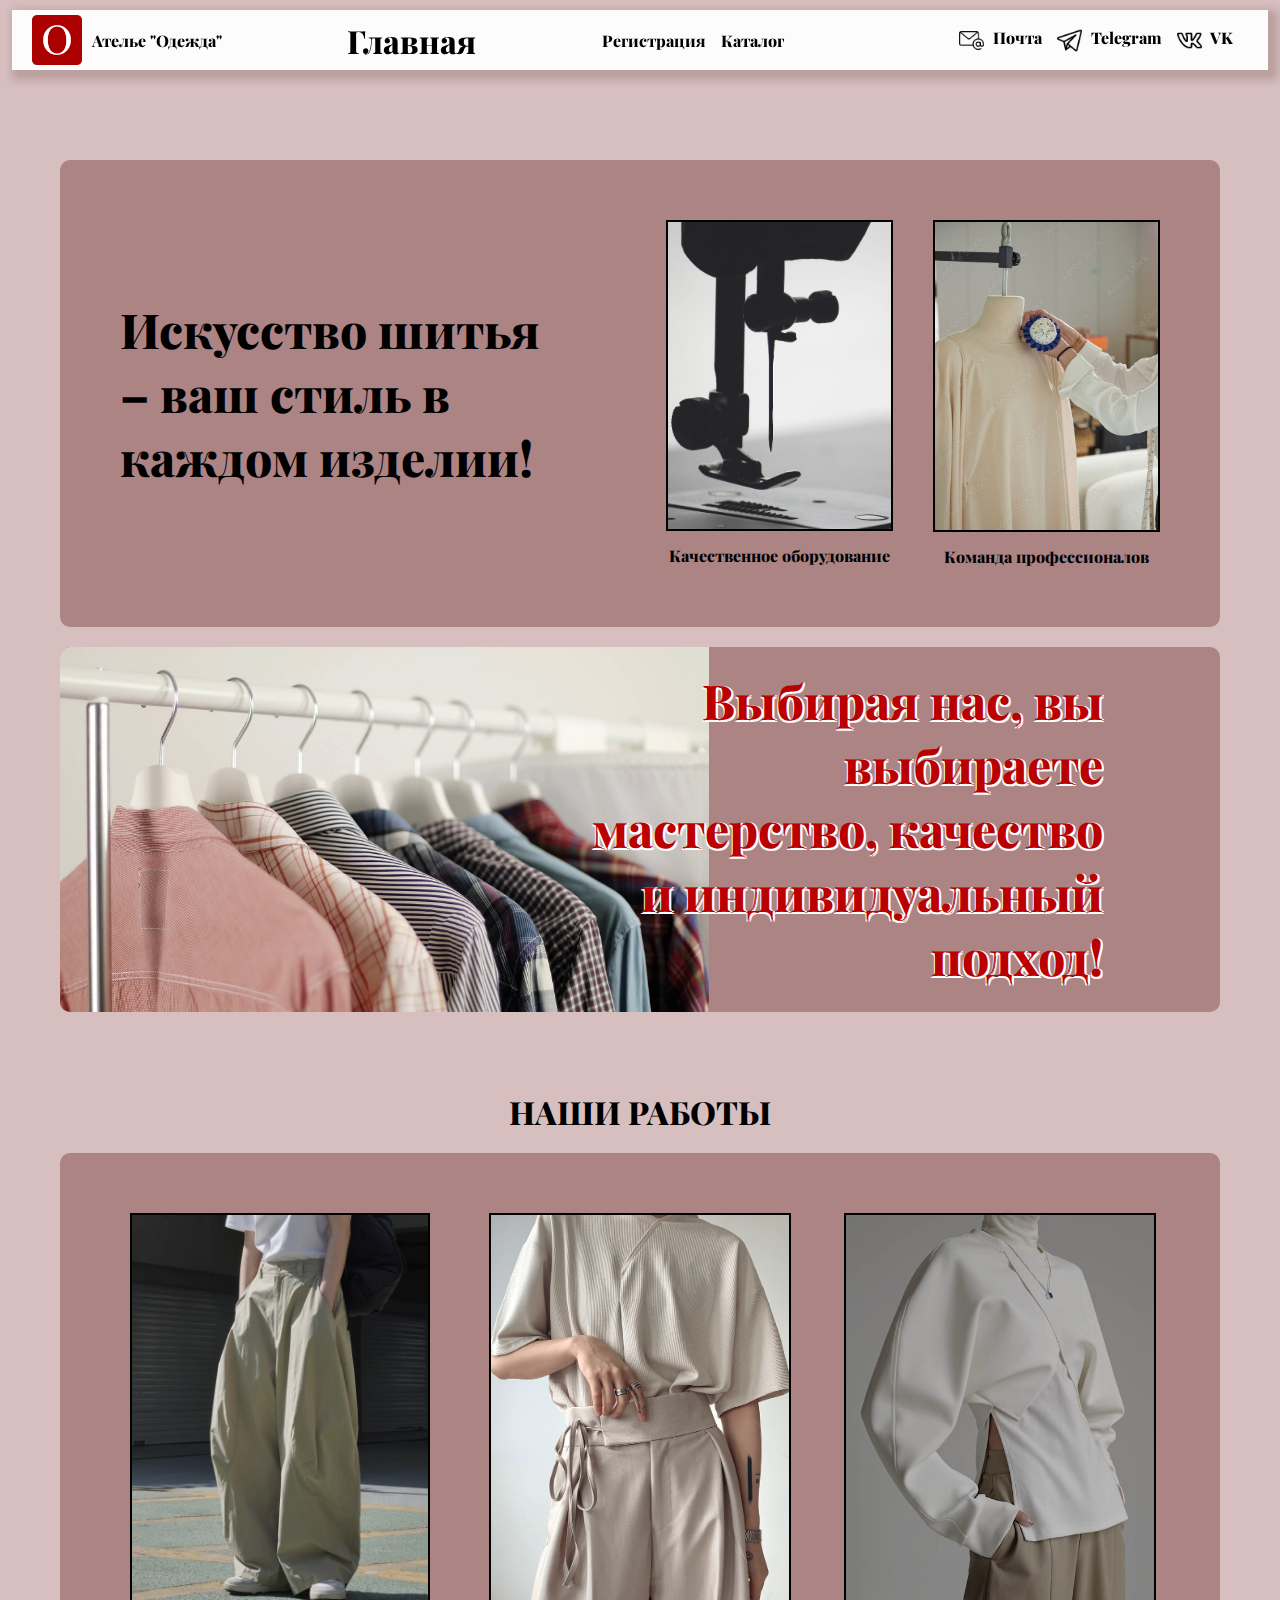
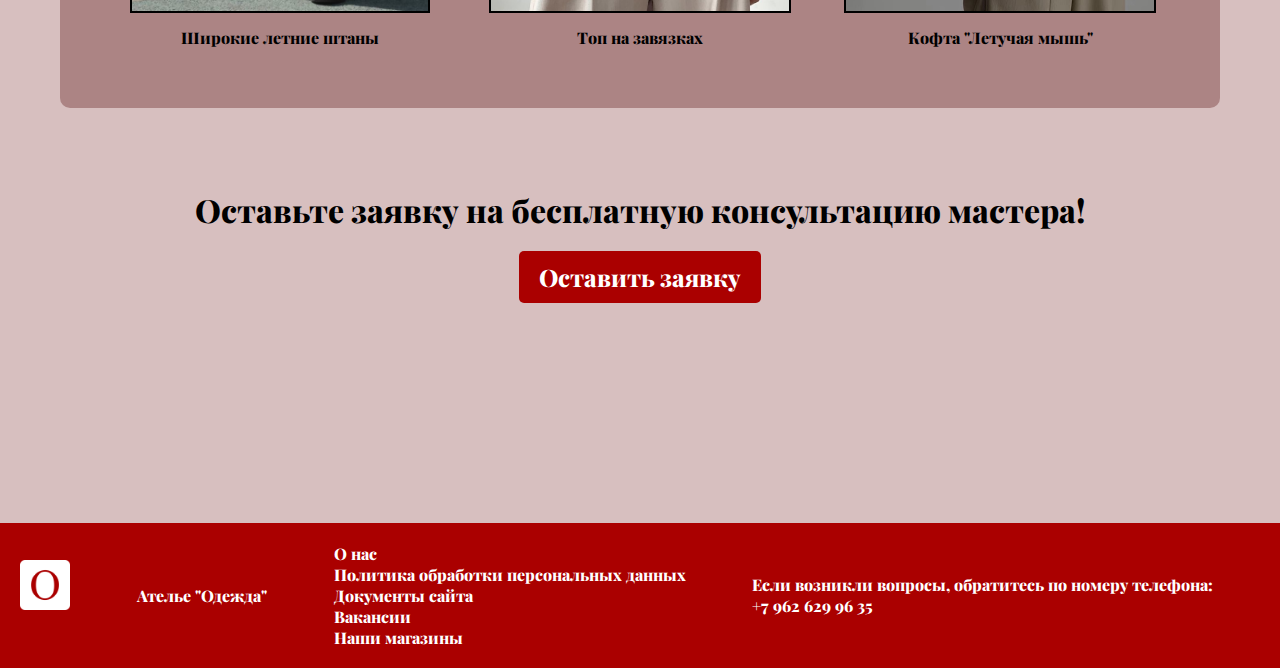
<file: index.html>
<!DOCTYPE html>
<html lang="ru">

<head>
    <meta charset="UTF-8">
    <meta name="viewport" content="width=device-width, initial-scale=1.0">
    <title>Ателье "Одежда"</title>
    <link rel="stylesheet" href="index.css" type="text/css">
    <link rel="preconnect" href="https://fonts.googleapis.com" type="text/css">
    <link rel="preconnect" href="https://fonts.gstatic.com" crossorigin type="text/css">
    <link
        href="https://fonts.googleapis.com/css2?family=Edu+AU+VIC+WA+NT+Arrows:wght@400..700&family=Merriweather:ital,wght@0,300;0,400;0,700;0,900;1,300;1,400;1,700;1,900&family=Playfair+Display:ital,wght@0,400..900;1,400..900&family=Raleway:ital,wght@0,100..900;1,100..900&family=Roboto:ital,wght@0,100..900;1,100..900&display=swap"
        rel="stylesheet" type="text/css">
    <link rel="apple-touch-icon" sizes="180x180" href="png/apple-touch-icon.png">
    <link rel="icon" type="image/png" sizes="32x32" href="png/favicon-32x32.png">
    <link rel="icon" type="image/png" sizes="16x16" href="png/favicon-16x16.png">
    <link rel="manifest" href="/site.webmanifest" type="text/css">
</head>

<body>
    <a class="skip-link" href="#main">Перейти к контенту</a>
    <nav class="navbar">
        <div class="icon">
            <img src="png/android-chrome-192x192.png" alt="icon192">
            <a href="index.html">
                <p>Ателье "Одежда"</p>
            </a>
        </div>
        <div id="nav-title">Главная</div>

        <div class="links">
            <a href="form.html">Регистрация</a>
            <a href="catalog.html">Каталог</a>
        </div>

        <!-- Иконки социальных сетей -->
        <ul class="social">
            <li><a href="mailto:daramineeva345@gmail.com" target="_blank">
                    <div class="email">
                        <img src="png/email.png" alt="email">
                        Почта
                    </div>
                </a></li>
            <li><a href="https://t.me/Selmeshki" target="_blank">
                    <div class="tg">
                        <img src="png/tg.png" alt="tg">
                        Telegram
                    </div>
                </a></li>
            <li><a href="https://vk.com/selmeshkad" target="_blank">
                    <div class="vk">
                        <img src="png/vk.png" alt="vk">
                        VK
                    </div>
                </a></li>
        </ul>
    </nav>

    <main id="main">

        <div class="container-main">

            <div class="frame-one">
                <div class="text">
                    <p>Искусство шитья – ваш стиль в каждом изделии!</p>
                </div>

                <div class="images">
                    <div class="item image-one">
                        <div><img src="png/slot.png" alt="banner"></div>
                        <div class="title">Качественное оборудование</div>
                    </div>
                    <div class="item image-two">
                        <div><img src="png/slot2.jpg" alt="banner"></div>
                        <div class="title">Команда профессионалов</div>
                    </div>
                    <!-- <img src="png/slot.png" alt="slot" class="one">
                    <img src="png/slot2.jpg" alt="slot2" class="two"> -->
                </div>
            </div>

            <div class="frame-two">
                <div class="image-back"><img src="png/banner.jpg" alt="banner"></div>
                <div class="text-container">
                    <p>Выбирая нас, вы <br> выбираете <br> мастерство, качество <br> и индивидуальный <br>
                        подход!</p>
                </div>
            </div>

            <p>НАШИ РАБОТЫ</p>

            <div class="frame-three">
                <div class="item one">
                    <div><img src="png/rimer1.jpg" alt="1"></div>
                    <div class="title">Широкие летние штаны</div>
                </div>
                <div class="item two">
                    <div><img src="png/rimer2.jpg" alt="2"></div>
                    <div class="title">Топ на завязках</div>
                </div>
                <div class="item three">
                    <div><img src="png/rimer3.jpg" alt="3"></div>
                    <div class="title">Кофта "Летучая мышь"</div>
                </div>
            </div>

            <div class="ostavte-zayavku">
                <p>Оставьте заявку на бесплатную консультацию мастера!</p>
                <form action="form.html" method="post">
                    <button>Оставить заявку</button>
                </form>

            </div>

        </div>

    </main>

    <footer>
        <div class="footer-elements-top-20px">

            <div class="icon-container"></div>
            <p>Ателье "Одежда"</p>
            <div class="information-list">
                <ul>
                    <li><a href="#">О нас</a></li>
                    <li><a href="#">Политика обработки персональных данных</a></li>
                    <li><a href="#">Документы сайта</a></li>
                    <li><a href="#">Вакансии</a></li>
                    <li><a href="#">Наши магазины</a></li>
                </ul>
            </div>
            <div class="telephone">
                <p>Если возникли вопросы, обратитесь по номеру телефона:</p>
                <a href="tel:+79626299635">+7 962 629 96 35</a>
            </div>
        </div>
    </footer>
</body>

</html>
</file>
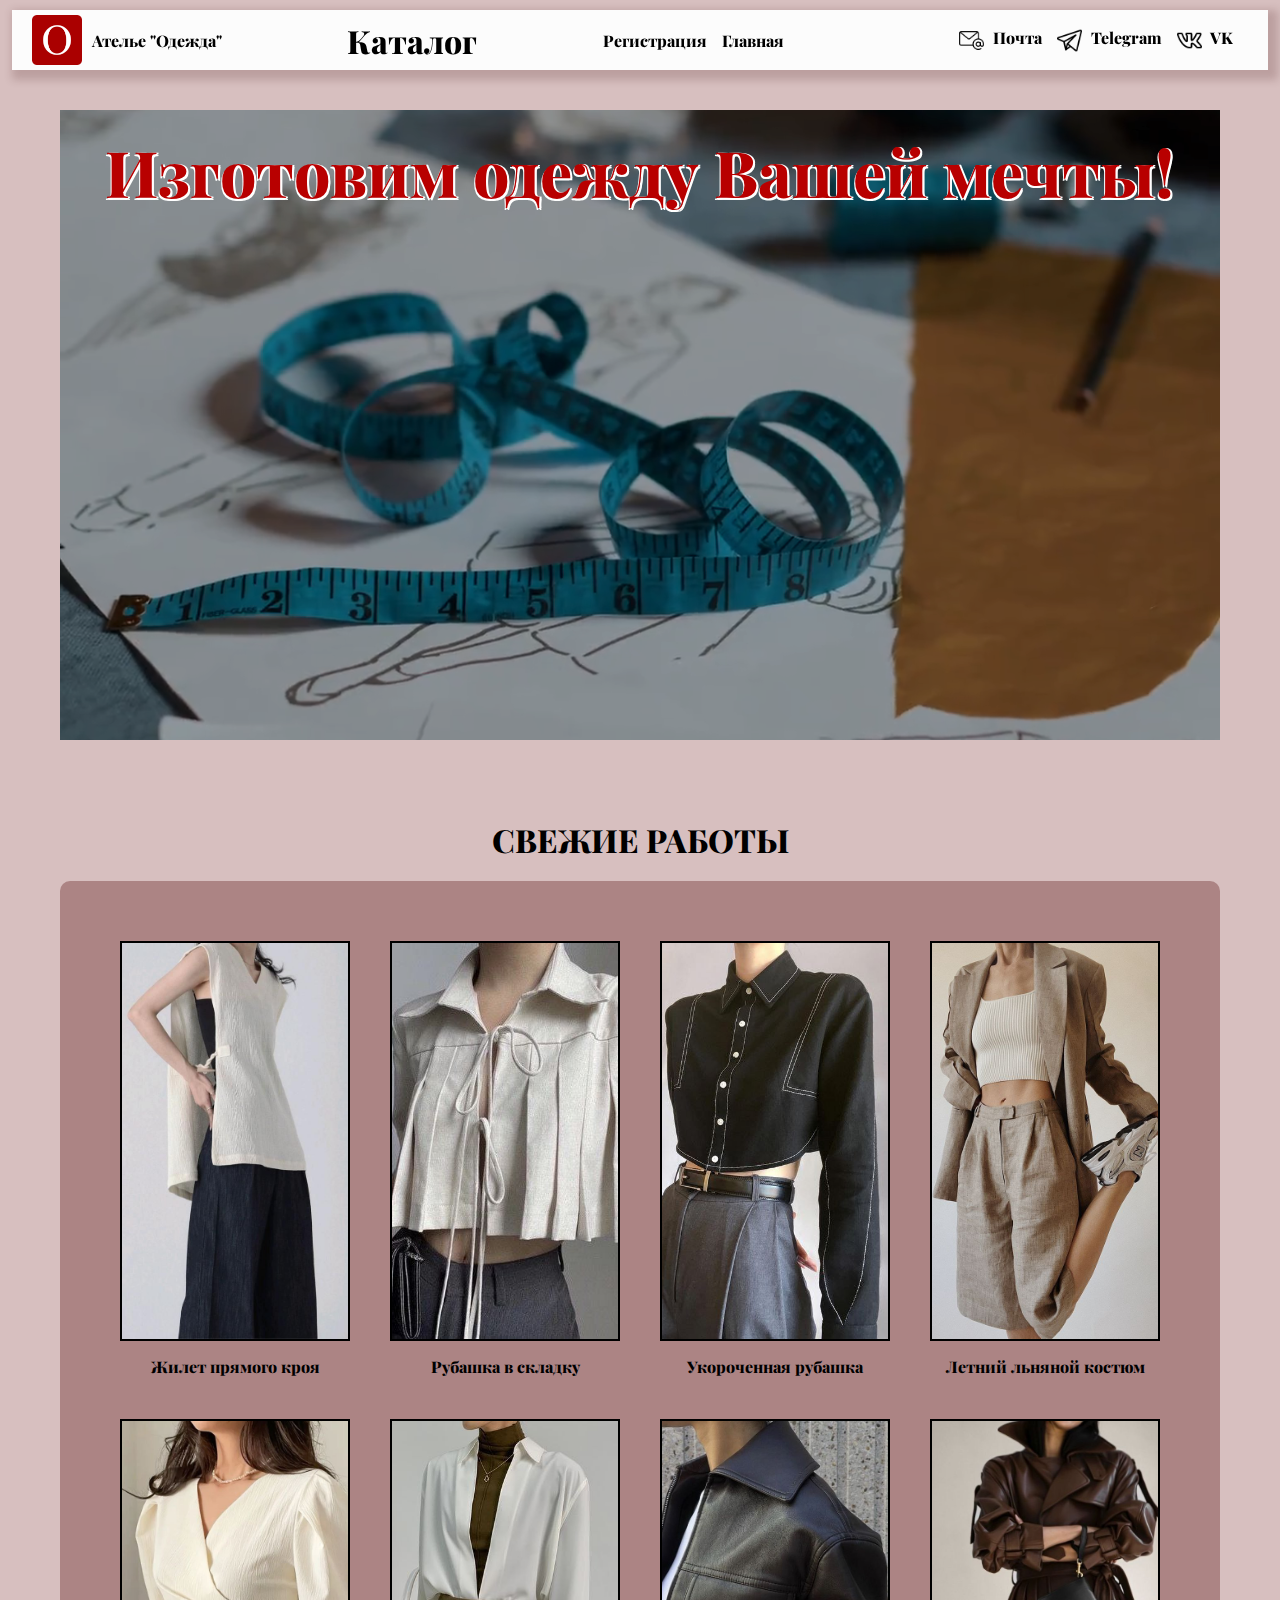
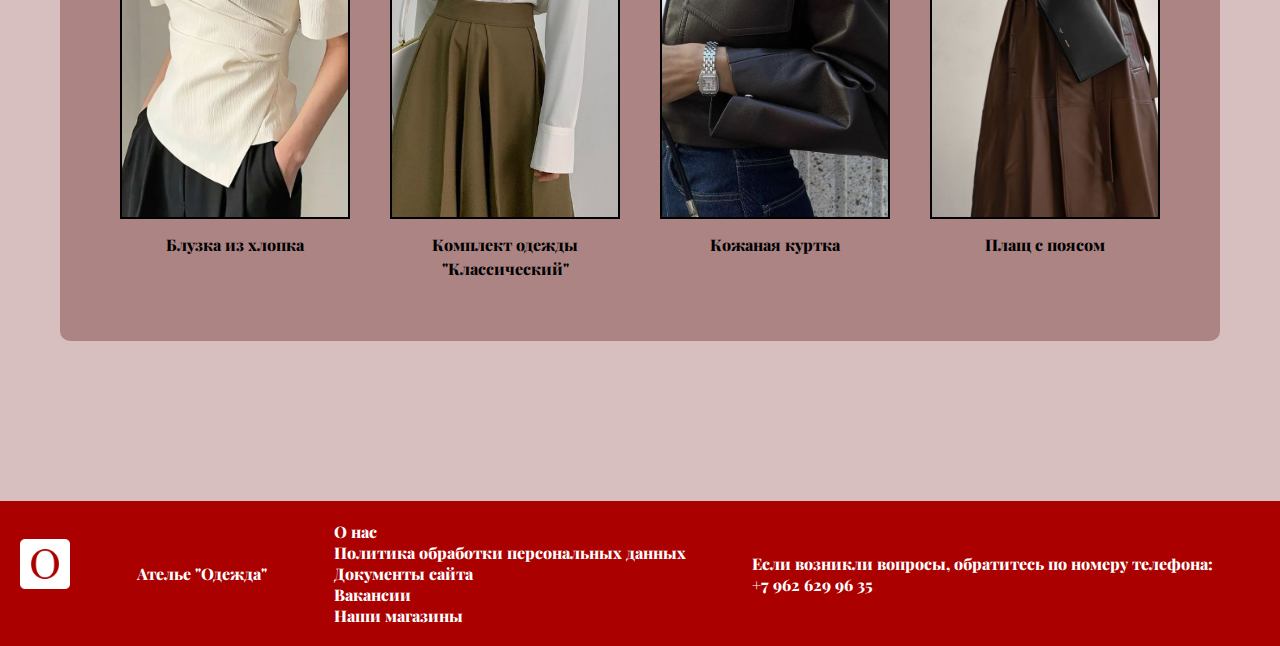
<file: catalog.html>
<!DOCTYPE html>
<html lang="ru">

<head>
    <meta charset="UTF-8">
    <meta name="viewport" content="width=device-width, initial-scale=1.0">
    <title>Каталог</title>
    <link rel="stylesheet" href="catalog.css" type="text/css">
    <link rel="preconnect" href="https://fonts.googleapis.com" type="text/css">
    <link rel="preconnect" href="https://fonts.gstatic.com" crossorigin type="text/css">
    <link
        href="https://fonts.googleapis.com/css2?family=Edu+AU+VIC+WA+NT+Arrows:wght@400..700&family=Merriweather:ital,wght@0,300;0,400;0,700;0,900;1,300;1,400;1,700;1,900&family=Playfair+Display:ital,wght@0,400..900;1,400..900&family=Raleway:ital,wght@0,100..900;1,100..900&family=Roboto:ital,wght@0,100..900;1,100..900&display=swap"
        rel="stylesheet" type="text/css">
    <link rel="apple-touch-icon" sizes="180x180" href="png/apple-touch-icon.png">
    <link rel="icon" type="image/png" sizes="32x32" href="png/favicon-32x32.png">
    <link rel="icon" type="image/png" sizes="16x16" href="png/favicon-16x16.png">
    <link rel="manifest" href="/site.webmanifest">
</head>

<body>
    <a class="skip-link" href="#main">Перейти к контенту</a>
    <nav class="navbar">
        <div class="icon">
            <img src="png/android-chrome-192x192.png" alt="icon192">
            <a href="index.html">
                <p>Ателье "Одежда"</p>
            </a>
        </div>
        <div id="nav-title">Каталог</div>

        <div class="links">
            <a href="form.html">Регистрация</a>
            <a href="index.html">Главная</a>
        </div>

        <!-- Иконки социальных сетей -->
        <ul class="social">
            <li><a href="mailto:daramineeva345@gmail.com" target="_blank">
                    <div class="email">
                        <img src="png/email.png" alt="email">
                        Почта
                    </div>
                </a></li>
            <li><a href="https://t.me/Selmeshki" target="_blank">
                    <div class="tg">
                        <img src="png/tg.png" alt="tg">
                        Telegram
                    </div>
                </a></li>
            <li><a href="https://vk.com/selmeshkad" target="_blank">
                    <div class="vk">
                        <img src="png/vk.png" alt="vk">
                        VK
                    </div>
                </a></li>
        </ul>

    </nav>
    <main id="main">

        <div class="container-main">

            <div class="bgvideo">
                <video src="png/videoback.mp4" autoplay muted loop playsinline></video>
                <div class="effect"></div>
                <div class="video-text">
                    <h1>Изготовим одежду Вашей мечты!</h1>
                </div>
            </div>

            <div class="frame-two">
                <p>СВЕЖИЕ РАБОТЫ</p>
            </div>

            <div class="frame-three">
                <div class="item image-one">
                    <div><img src="png/catalog1.jpg" alt="banner"></div>
                    <div class="title">Жилет прямого кроя</div>
                </div>

                <div class="item image-two">
                    <div><img src="png/catalog2.jpg" alt="banner"></div>
                    <div class="title">Рубашка в складку</div>
                </div>

                <div class="item image-three">
                    <div><img src="png/catalog3.jpg" alt="banner"></div>
                    <div class="title">Укороченная рубашка</div>
                </div>

                <div class="item image-four">
                    <div><img src="png/catalog4.jpg" alt="banner"></div>
                    <div class="title">Летний льняной костюм</div>
                </div>

                <div class="item image-fife">
                    <div><img src="png/catalog5.jpg" alt="banner"></div>
                    <div class="title">Блузка из хлопка</div>
                </div>

                <div class="item image-six">
                    <div><img src="png/catalog6.jpg" alt="banner"></div>
                    <div class="title">Комплект одежды "Классический"</div>
                </div>

                <div class="item image-seven">
                    <div><img src="png/catalog7.jpg" alt="banner"></div>
                    <div class="title">Кожаная куртка</div>
                </div>

                <div class="item image-eight">
                    <div><img src="png/catalog8.jpg" alt="banner"></div>
                    <div class="title">Плащ с поясом</div>
                </div>
            </div>

        </div>

    </main>
    <footer>
        <div class="footer-elements-top-20px">

            <div class="icon-container"></div>
            <p>Ателье "Одежда"</p>
            <div class="information-list">
                <ul>
                    <li><a href="#">О нас</a></li>
                    <li><a href="#">Политика обработки персональных данных</a></li>
                    <li><a href="#">Документы сайта</a></li>
                    <li><a href="#">Вакансии</a></li>
                    <li><a href="#">Наши магазины</a></li>
                </ul>
            </div>
            <div class="telephone">
                <p>Если возникли вопросы, обратитесь по номеру телефона:</p>
                <a href="tel:+79626299635">+7 962 629 96 35</a>
            </div>
        </div>
    </footer>
</body>

</html>
</file>
<file: index.css>
/* Общая часть */
* {
    margin: 0;
    padding: 0;
    box-sizing: border-box;
    font-family: "Playfair Display", serif;
    font-weight: 800;
}

body,
html {
    height: 100%;
}


body {
    background-color: #d7bfbf;
}

.skip-link {
    display: block;
    position: absolute;
    top: 0;
    left: 50%;
    padding: 10px 15px;
    color: #18191c00;
    background: #10f3af00;
    transform: translateY(-100%);
}

.skip-link:focus {
    transform: translateY(20%);
}

/* Шапка */
.navbar {
    margin: 0 auto;
    padding: 0 20px;
    display: flex;
    align-items: center;
    justify-content: space-between;
    background-color: #fcfcfc;
    color: rgb(0, 0, 0);
    height: 60px;
    position: fixed;
    top: 0;
    left: 12px;
    right: 12px;
    z-index: 999;
    box-shadow: 5px 5px 8px 5px rgba(80, 34, 34, 0.2);
    transform: translateY(10px);
}

#nav-title {
    font-size: 2rem;
}

nav a {
    color: rgb(0, 0, 0);
    text-decoration: none;
}

nav a:hover {
    color: #AA0000;
    text-decoration: none;
}

.icon {
    display: flex;
    align-items: center;
    gap: 10px;
}

.icon img {
    width: 50px;
}

.social {
    list-style-type: none;
    display: flex;
    flex-direction: row;
    padding-left: 50px;
}

.social li {
    margin-right: 15px;
}

.social div {
    display: inline-block;
}

.social img {
    vertical-align: middle;
    margin-right: 5px;
    width: 25px;
}

.social img:hover {
    animation: myAnim 2s ease 0s 1 normal forwards;
}

.links {
    display: flex;
    align-items: center;
    gap: 15px;
}

/* Основной контент */
main {
    flex-grow: 1;
    padding-top: 100px;
    text-align: center;
    padding-bottom: 100px;
}

.container-main {
    display: grid;
    grid-auto-flow: row;
    gap: 20px;
    padding: 60px;
    box-sizing: border-box;
    max-width: 100vw;
    margin: 0 auto;
}

.frame-one,
.frame-three,
.ostavte-zayavku {
    background-color: #4e00004f;
    display: flex;
    flex-wrap: nowrap;
    justify-content: space-around;
    align-items: center;
    padding: 60px;
    border-radius: 10px;
}

/* 1 фрейм основного контента */
.frame-one .text {
    padding-right: 90px;
    position: relative;
    left: 0%;
    text-align: left;
    font-size: 3rem;
}

.title {
    font-size: 1rem;
}

.item {
    display: flex;
    flex-direction: column;
    align-items: center;
    text-align: center;
}

.item img {
    width: 100%;
    object-fit: cover;
    margin-bottom: 10px;
    border: 2px solid #000000;
}

.images {
    display: grid;
    grid-template-columns: repeat(2, minmax(200px, 1fr));
    gap: 40px;
}

.item img:hover {
    animation: myAnim 1s ease 0s 1 normal forwards;
}

/* 2 фрейм основного контента */
.frame-two {
    display: flex;
    height: auto;
    background-color: #4e00004f;
    border-radius: 10px;
    justify-content: center;
    align-items: center;
}

.image-back {
    flex: 1;
    display: flex;
    justify-content: center;
    align-items: center;
}

.image-back img {
    width: 100%;
    height: auto;
    display: block;
}

.frame-two img {
    border-top-left-radius: 10px;
    border-bottom-left-radius: 10px;
}

.text-container {
    position: relative;
    left: -10%;
    text-align: right;
    font-size: 3rem;
    background-image: linear-gradient(to left, #300303, #B50101, #dd0707);
    color: transparent;
    background-clip: text;
    -webkit-background-clip: text;
}

.text-container p {
    text-shadow: -1px -1px 0 #ba0000,
        1px -1px #fffefe,
        -2px 1px #ffffff,
        1px 1px #fffffd;
}

.container-main>p {
    padding-top: 5%;
    font-size: 2rem;
}

/* 3 фрейм основного контента */
.frame-three {
    display: grid;
    grid-template-columns: repeat(3, minmax(300px, 1fr));
    gap: 40px;
}

.frame-three .item img {
    width: 100%;
    height: 400px;
    object-fit: cover;
    margin-bottom: 10px;
    /* Отступ между картинкой и подписью */
    border: 2px solid #000000;
}

.frame-three .item img:hover {
    animation: myAnim 1s ease 0s 1 normal forwards;
}

/* 4 фрейм основного контента */
.ostavte-zayavku {
    background-color: #30030300;
    font-size: 2rem;
    display: grid;
    gap: 20px;
    justify-content: center;
}

.ostavte-zayavku button {
    background-color: #AA0000;
    border: none;
    color: white;
    padding: 10px 20px;
    text-align: center;
    text-decoration: none;
    display: inline-block;
    font-size: 1.5rem;
    cursor: pointer;
    border-radius: 5px;
    transition: all 0.3s ease;
}

.ostavte-zayavku button:hover {
    background-color: #ffffff;
    color: rgb(0, 0, 0);
}

/* Подвал */
footer {
    color: #ffffff;
    background-color: #AA0000;
}

.icon-container {
    width: 70px;
    height: 70px;
    background-size: contain;
    background-repeat: no-repeat;
    background-position: center;
}

.icon-container {
    width: 70px;
    height: 70px;
    padding-left: 20px;
    padding-bottom: 20px;
    background-size: contain;
    background-repeat: no-repeat;
    background-position: center;
    cursor: pointer;
}

.icon-container::before {
    content: "";
    display: block;
    width: 100%;
    height: 100%;
    background-image: url("png/white-icon-512x512.png");
    background-size: contain;
    background-repeat: no-repeat;
    background-position: center;
    transition: opacity 0.3s ease-in-out;
}

.icon-container:hover::before {
    opacity: 0;
}

.icon-container:hover::after {
    content: "";
    display: block;
    width: 100%;
    height: 100%;
    background-image: url("png/apple-touch-icon.png");
    background-size: contain;
    background-repeat: no-repeat;
    background-position: center;
    transition: opacity 0.3s ease-in-out;
}

footer li {
    list-style: none;
}

footer a {
    text-decoration: none;
    color: #ffffff;
}

footer a:hover {
    color: #000000;
    transition-property: color;
    transition-duration: .3s;
}

.footer-elements-top-20px {
    padding-top: 20px;
    padding-bottom: 20px;
    display: grid;
    grid-template-columns: auto auto auto;
    align-items: center;
    grid-auto-flow: column;
}

@media (max-width: 780px) {
    #nav-title {
        font-size: 1.5rem;
    }

    *:not(nav) {
        font-size: 1rem;
    }

    .container-main {
        padding: 10px;
        justify-content: center;
    }

    .frame-three {
        display: flex;
        flex-direction: row;
        align-items: flex-start;
    }

    .frame-one,
    .frame-three,
    .ostavte-zayavku {
        padding: 20px;
    }

    .footer-elements-top-20px {
        gap: 10px;
    }
}

/* Другое устройство */
@media (max-width: 412px) {
    *:not(nav) {
        font-size: 0.5rem;
    }

    .container-main {
        padding: 5px;
        justify-content: center;
    }

    .frame-three {
        display: flex;
        flex-direction: row;
        align-items: flex-start
    }

    .frame-one,
    .frame-three,
    .ostavte-zayavku {
        padding: 10px;
    }

    .footer-elements-top-20px {
        gap: 10px;
    }
}


@keyframes myAnim {
    0% {
        transform: scale(1);
    }

    50% {
        transform: scale(1.5);
    }

    100% {
        transform: scale(1);
    }
}

@keyframes myAnim {
    0% {
        box-shadow: 0 0 0 0 rgba(0, 0, 0, 0);
        transform: scale(1);
    }

    100% {
        box-shadow: 0 0 20px 0px rgba(0, 0, 0, 0.35);
        transform: scale(1.1);
    }
}
</file>
<file: catalog.css>
/* Общая часть */
* {
    margin: 0;
    padding: 0;
    box-sizing: border-box;
    font-family: "Playfair Display", serif;
    font-weight: 800;
}

body,
html {
    height: 100%;
}


body {
    font-family: "Playfair Display", sans-serif;
    background-color: #d7bfbf;
}

.skip-link {
    display: block;
    position: absolute;
    top: 0;
    left: 50%;
    padding: 10px 15px;
    color: #18191c00;
    background: #10f3af00;
    transform: translateY(-100%);
}

.skip-link:focus {
    transform: translateY(20%);
}

/* Шапка */
.navbar {
    margin: 0 auto;
    padding: 0 20px;
    display: flex;
    align-items: center;
    justify-content: space-between;
    background-color: #fcfcfc;
    color: rgb(0, 0, 0);
    height: 60px;
    position: fixed;
    top: 0;
    left: 12px;
    right: 12px;
    z-index: 999;
    box-shadow: 5px 5px 8px 5px rgba(80, 34, 34, 0.2);
    transform: translateY(10px);
}


#nav-title {
    font-size: 2rem;
}

nav a {
    color: rgb(0, 0, 0);
    text-decoration: none;
}

nav a:hover {
    color: #AA0000;
    text-decoration: none;
}

.icon {
    display: flex;
    align-items: center;
    gap: 10px;
}

.icon img {
    width: 50px;
}

.social {
    list-style-type: none;
    display: flex;
    flex-direction: row;
    padding-left: 50px;
}

.social li {
    margin-right: 15px;
}

.social div {
    display: inline-block;
}

.social img {
    vertical-align: middle;
    margin-right: 5px;
    width: 25px;
}

.social img:hover {
    animation: myAnim 2s ease 0s 1 normal forwards;
}

.links {
    display: flex;
    align-items: center;
    gap: 15px;
}

/* Основной контент */
main {
    flex-grow: 1;
    padding-top: 50px;
    text-align: center;
    padding-bottom: 100px;
}

.container-main {
    display: grid;
    grid-auto-flow: row;
    gap: 20px;
    padding: 60px;
    box-sizing: border-box;
    max-width: 100vw;
    max-height: fit-content;
    margin: 0 auto;
}

/* 1 фрейм основного контента */
.bgvideo {
    height: 70vh;
    width: 100%;
    position: relative;
    display: flex;
    justify-content: center;
    align-items: flex-start;
}

.bgvideo video {
    height: 70vh;
    width: 100%;
    position: absolute;
    top: 0;
    left: 0;
    object-fit: cover;
    z-index: 1;
}

.effect {
    height: 70vh;
    width: 100%;
    position: absolute;
    top: 0;
    left: 0;
    object-fit: cover;
    z-index: 2;
    background-color: rgba(0, 0, 0, 0.351);
}

.video-text {
    color: rgb(254, 254, 254);
    z-index: 2;
    vertical-align: top;
    font-size: 2rem;
    background-color: #fdfdfdfe;
    color: transparent;
    background-clip: text;
    -webkit-background-clip: text;
    /* text-shadow: 2px -1px #4e00004f; */
    margin-top: 20px;
    text-shadow: -1px -1px 0 #b80000,
        1px -1px #fffefe,
        -2px 1px #ffffff,
        1px 1px #fffffd;
}

/* 2 фрейм основного контента */
.frame-two p {
    padding-top: 5%;
    font-size: 2rem;
}

/* 3 фрейм основного контента */
.frame-three {
    background-color: #4e00004f;
    border-radius: 10px;
    display: grid;
    grid-template-columns: repeat(4, minmax(200px, 1fr));
    /* Количество колонок зависит от доступной ширины */
    gap: 40px;
    /* Промежутки между элементами */
    padding: 60px;
    /* Внешние отступы */
}

.item {
    display: flex;
    flex-direction: column;
    align-items: center;
    text-align: center;
}

.item img {
    width: 100%;
    height: 400px;
    object-fit: cover;
    margin-bottom: 10px;
    /* Отступ между картинкой и подписью */
    border: 2px solid #000000;
}

.title {
    font-size: 1rem;
    line-height: 1.5;
}

/* 4 фрейм основного контента */
.ostavte-zayavku {
    font-size: 2rem;
    display: grid;
    gap: 20px;
    justify-content: center;
}

.ostavte-zayavku button {
    background-color: #AA0000;
    border: none;
    color: white;
    padding: 10px 20px;
    text-align: center;
    text-decoration: none;
    display: inline-block;
    font-size: 1rem;
    cursor: pointer;
    border-radius: 5px;
    transition: all 0.3s ease;
}

.ostavte-zayavku button:hover {
    background-color: #ffffff;
    color: rgb(0, 0, 0);
}

/* Подвал */
footer {
    color: #ffffff;
    background-color: #AA0000;
}

.icon-container {
    width: 70px;
    height: 70px;
    background-size: contain;
    background-repeat: no-repeat;
    background-position: center;
}

.icon-container {
    width: 70px;
    height: 70px;
    padding-left: 20px;
    padding-bottom: 20px;
    background-size: contain;
    background-repeat: no-repeat;
    background-position: center;
    cursor: pointer;
}

.icon-container::before {
    content: "";
    display: block;
    width: 100%;
    height: 100%;
    background-image: url("png/white-icon-512x512.png");
    background-size: contain;
    background-repeat: no-repeat;
    background-position: center;
    transition: opacity 0.3s ease-in-out;
}

.icon-container:hover::before {
    opacity: 0;
}

.icon-container:hover::after {
    content: "";
    display: block;
    width: 100%;
    height: 100%;
    background-image: url("png/apple-touch-icon.png");
    background-size: contain;
    background-repeat: no-repeat;
    background-position: center;
    transition: opacity 0.3s ease-in-out;
}

footer li {
    list-style: none;
}

footer a {
    text-decoration: none;
    color: #ffffff;
}

footer a:hover {
    color: #000000;
    transition-property: color;
    transition-duration: .3s;
}

.footer-elements-top-20px {
    padding-top: 20px;
    padding-bottom: 20px;
    display: grid;
    grid-template-columns: auto auto auto;
    align-items: center;
    grid-auto-flow: column;
}


@media (max-width: 780px) {
    #nav-title {
        font-size: 1.5rem;
    }

    *:not(nav) {
        font-size: 1rem;
    }

    .container-main {
        padding: 20px;
        padding-top: 100px;
        justify-content: center;
    }

    .bgvideo,
    .frame-two,
    .frame-three {
        padding: 20px;
    }

    .bgvideo {
        height: 20vh;
        width: 700px;
        position: relative;
        display: flex;
        justify-content: center;
        align-items: flex-start;
    }

    .bgvideo video {
        height: 20vh;
        width: 700px;
        position: absolute;
        top: 0;
        left: 0;
        object-fit: cover;
        z-index: 1;
    }

    .effect {
        height: 20vh;
        width: 700px;
        position: absolute;
        top: 0;
        left: 0;
        object-fit: cover;
        z-index: 2;
        background-color: rgba(0, 0, 0, 0.351);
    }

    .video-text {
        font-size: 1rem;
    }

    .frame-three {
        display: flex;
        flex-direction: column;
        align-items: center
    }

    .item img {
        width: 100%;
        height: 200px;
        object-fit: cover;
        margin-bottom: 5px;
        border: 1px solid #000000;
    }

    .footer-elements-top-20px {
        gap: 10px;
    }
}

/* Другое устройство */
@media (max-width: 412px) {

    .navbar,
    .frame-two,
    .frame-three {
        font-size: 0.5rem;
    }


    .container-main {
        gap: 10px;
        padding: 10px;
        justify-content: center;
    }

    .bgvideo,
    .frame-two,
    .frame-three {
        padding: 10px;
    }

    .bgvideo {
        height: 20vh;
        width: 100%;
        position: relative;
        display: flex;
        justify-content: center;
        align-items: flex-start;
    }

    .bgvideo video {
        height: 20vh;
        width: 100%;
        position: absolute;
        top: 0;
        left: 0;
        object-fit: cover;
        z-index: 1;
    }

    .effect {
        height: 20vh;
        width: 100%;
        position: absolute;
        top: 0;
        left: 0;
        object-fit: cover;
        z-index: 2;
        background-color: rgba(0, 0, 0, 0.351);
    }

    .video-text {
        font-size: 1rem;
    }

    .frame-three {
        display: grid;
        grid-template-columns: repeat(auto, minmax(200px, 1fr));
        gap: 10px;
    }

    .item img {
        width: 100%;
        height: 100px;
        object-fit: cover;
        margin-bottom: 5px;
        border: 1px solid #000000;

    }

    .footer-elements-top-20px {
        gap: 100px;
    }
}

@keyframes myAnim {
    0% {
        transform: scale(1);
    }

    50% {
        transform: scale(1.5);
    }

    100% {
        transform: scale(1);
    }
}
</file>
